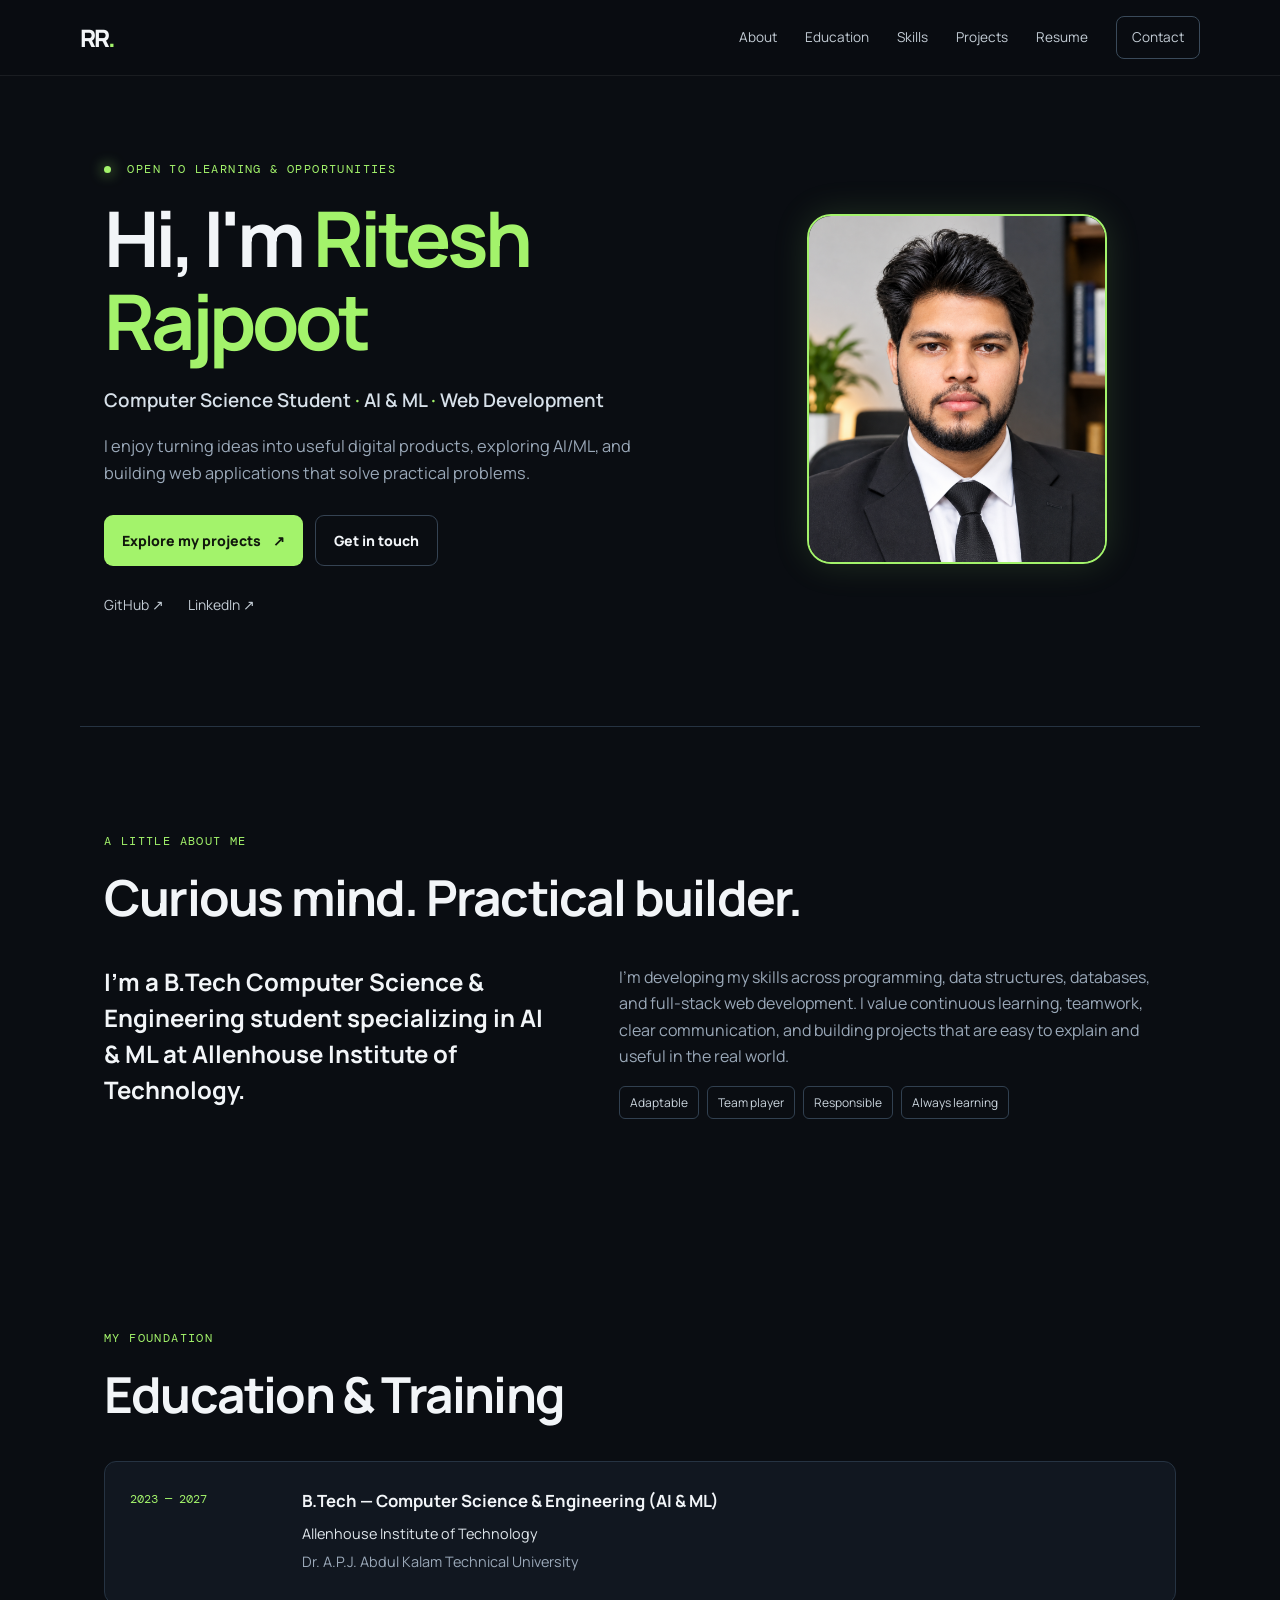
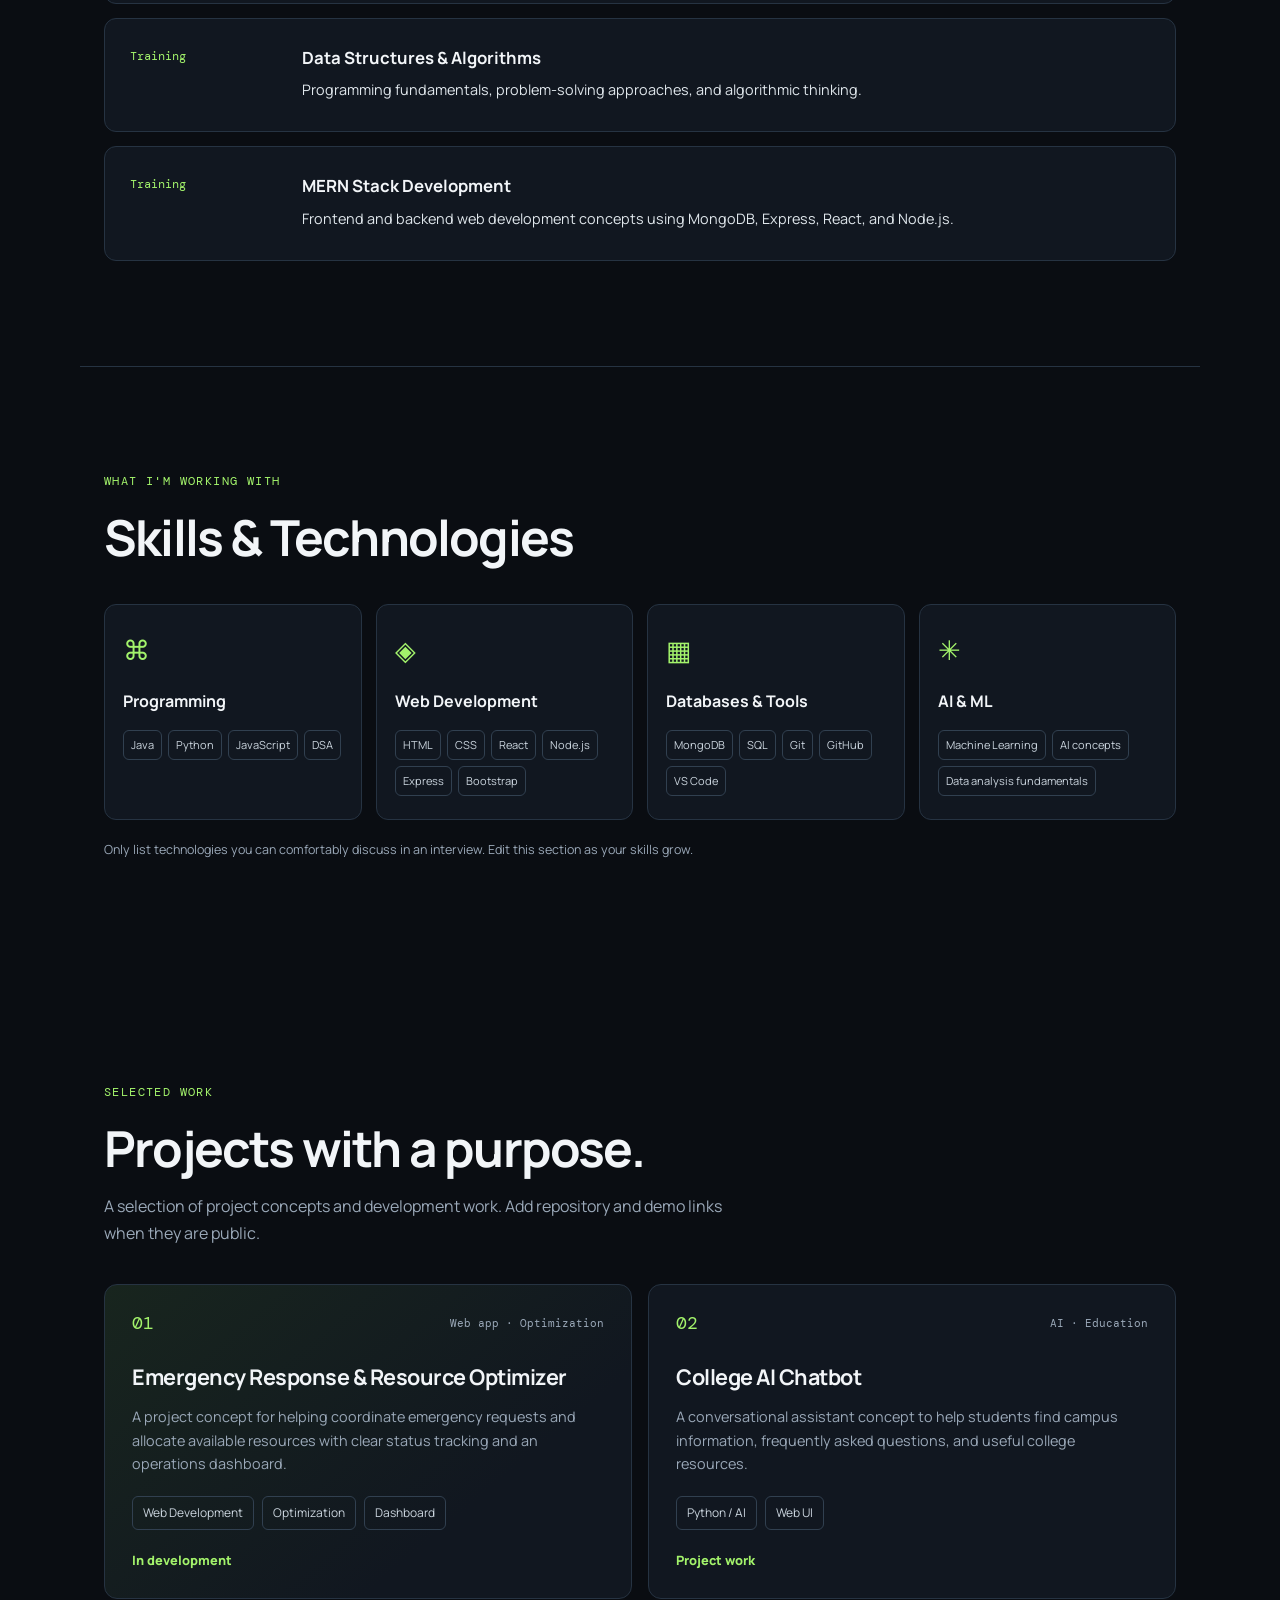
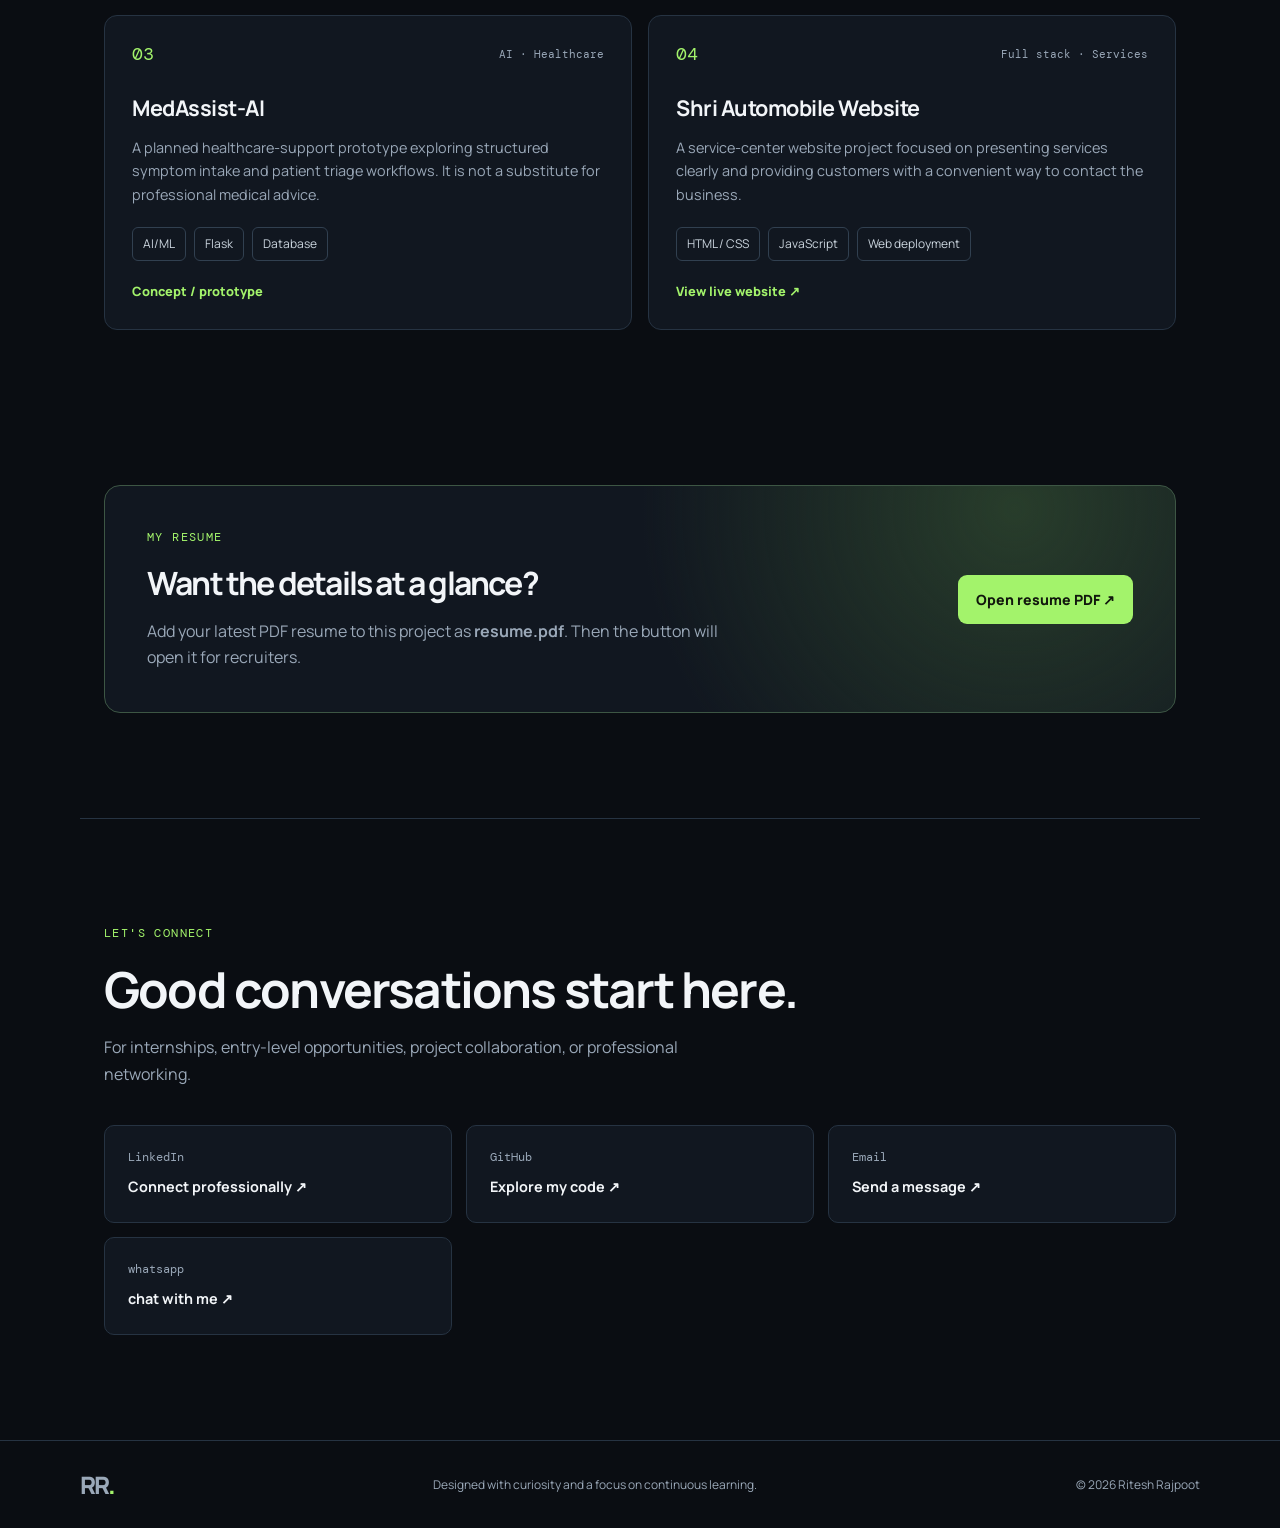
<file: index.html>
<!DOCTYPE html>
<html lang="en">
<head>
  <meta charset="UTF-8">
  <meta name="viewport" content="width=device-width, initial-scale=1.0">
  <meta name="description" content="Ritesh Rajpoot — Computer Science and Engineering student focused on AI & ML, web development, and practical software projects.">
  <meta name="author" content="Ritesh Rajpoot">
  <meta name="robots" content="index, follow">
  <meta property="og:title" content="Ritesh Rajpoot | Developer Portfolio">
  <meta property="og:description" content="Computer Science & Engineering student focused on AI & ML and full-stack development.">
  <meta property="og:type" content="website">
  <title>Ritesh Rajpoot | Developer Portfolio</title>
  <link rel="canonical" href="https://YOUR-PORTFOLIO-URL.vercel.app/">
  <link rel="stylesheet" href="style.css">
  <script type="application/ld+json">
  {
    "@context": "https://schema.org",
    "@type": "Person",
    "name": "Ritesh Rajpoot",
    "url": "https://YOUR-PORTFOLIO-URL.vercel.app/",
    "jobTitle": "Computer Science & Engineering Student",
    "sameAs": [
      "https://linkedin.com/in/ritesh-rajpoot-95ab202a9",
      "https://github.com/riteshrajpoot425"
    ],
    "alumniOf": {
      "@type": "CollegeOrUniversity",
      "name": "Allenhouse Institute of Technology"
    }
  }
  </script>
</head>
<body>
  <header class="site-header">
    <a class="brand" href="#home" aria-label="Ritesh Rajpoot home">RR<span>.</span></a>
    <button class="menu-toggle" id="menuToggle" aria-label="Toggle navigation" aria-expanded="false">☰</button>
    <nav id="nav">
      <a href="#about">About</a><a href="#education">Education</a><a href="#skills">Skills</a>
      <a href="#projects">Projects</a><a href="#resume">Resume</a><a href="#contact" class="nav-cta">Contact</a>
    </nav>
  </header>

  <main>
    <section class="hero section" id="home">
      <div class="hero-copy">
        <p class="eyebrow"><span class="status-dot"></span> OPEN TO LEARNING & OPPORTUNITIES</p>
        <h1>Hi, I'm <span>Ritesh Rajpoot</span></h1>
        <h2>Computer Science Student <em>·</em> AI & ML <em>·</em> Web Development</h2>
        <p class="intro">I enjoy turning ideas into useful digital products, exploring AI/ML, and building web applications that solve practical problems.</p>
        <div class="hero-actions">
          <a class="button primary" href="#projects">Explore my projects <span>↗</span></a>
          <a class="button secondary" href="#contact">Get in touch</a>
        </div>
        <div class="social-links">
          <a href="https://github.com/riteshrajpoot425" target="_blank" rel="noopener noreferrer">GitHub ↗</a>
          <a href="https://linkedin.com/in/ritesh-rajpoot-95ab202a9" target="_blank" rel="noopener noreferrer">LinkedIn ↗</a>
        </div>
      </div>
      <div class="hero-art">
  <img
   src="./Professional%20Office%20Portrait.png"
    alt="Ritesh Rajpoot"
    class="profile-photo"
  >
</div>
    </section>

    <section class="section about-section" id="about">
      <div class="section-heading"><p class="eyebrow">A LITTLE ABOUT ME</p><h2>Curious mind. Practical builder.</h2></div>
      <div class="about-grid">
        <p class="about-lead">I'm a B.Tech Computer Science & Engineering student specializing in AI & ML at Allenhouse Institute of Technology.</p>
        <div class="about-detail">
          <p>I'm developing my skills across programming, data structures, databases, and full-stack web development. I value continuous learning, teamwork, clear communication, and building projects that are easy to explain and useful in the real world.</p>
          <div class="traits"><span>Adaptable</span><span>Team player</span><span>Responsible</span><span>Always learning</span></div>
        </div>
      </div>
    </section>

    <section class="section" id="education">
      <div class="section-heading"><p class="eyebrow">MY FOUNDATION</p><h2>Education & Training</h2></div>
      <div class="timeline">
        <article class="timeline-card"><div class="timeline-date">2023 — 2027</div><div><h3>B.Tech — Computer Science & Engineering (AI & ML)</h3><p class="muted">Allenhouse Institute of Technology</p><p>Dr. A.P.J. Abdul Kalam Technical University</p></div></article>
        <article class="timeline-card"><div class="timeline-date">Training</div><div><h3>Data Structures & Algorithms</h3><p class="muted">Programming fundamentals, problem-solving approaches, and algorithmic thinking.</p></div></article>
        <article class="timeline-card"><div class="timeline-date">Training</div><div><h3>MERN Stack Development</h3><p class="muted">Frontend and backend web development concepts using MongoDB, Express, React, and Node.js.</p></div></article>
      </div>
    </section>

    <section class="section skills-section" id="skills">
      <div class="section-heading"><p class="eyebrow">WHAT I'M WORKING WITH</p><h2>Skills & Technologies</h2></div>
      <div class="skill-groups">
        <article class="skill-card"><div class="skill-icon">⌘</div><h3>Programming</h3><div class="pills"><span>Java</span><span>Python</span><span>JavaScript</span><span>DSA</span></div></article>
        <article class="skill-card"><div class="skill-icon">◈</div><h3>Web Development</h3><div class="pills"><span>HTML</span><span>CSS</span><span>React</span><span>Node.js</span><span>Express</span><span>Bootstrap</span></div></article>
        <article class="skill-card"><div class="skill-icon">▦</div><h3>Databases & Tools</h3><div class="pills"><span>MongoDB</span><span>SQL</span><span>Git</span><span>GitHub</span><span>VS Code</span></div></article>
        <article class="skill-card"><div class="skill-icon">✳</div><h3>AI & ML</h3><div class="pills"><span>Machine Learning</span><span>AI concepts</span><span>Data analysis fundamentals</span></div></article>
      </div>
      <p class="small-note">Only list technologies you can comfortably discuss in an interview. Edit this section as your skills grow.</p>
    </section>

    <section class="section" id="projects">
      <div class="section-heading"><p class="eyebrow">SELECTED WORK</p><h2>Projects with a purpose.</h2><p class="section-subtitle">A selection of project concepts and development work. Add repository and demo links when they are public.</p></div>
      <div class="project-grid">
        <article class="project-card project-featured"><div class="project-top"><span class="project-number">01</span><span class="project-type">Web app · Optimization</span></div><h3>Emergency Response & Resource Optimizer</h3><p>A project concept for helping coordinate emergency requests and allocate available resources with clear status tracking and an operations dashboard.</p><div class="pills"><span>Web Development</span><span>Optimization</span><span>Dashboard</span></div><span class="project-link">In development</span></article>
        <article class="project-card"><div class="project-top"><span class="project-number">02</span><span class="project-type">AI · Education</span></div><h3>College AI Chatbot</h3><p>A conversational assistant concept to help students find campus information, frequently asked questions, and useful college resources.</p><div class="pills"><span>Python / AI</span><span>Web UI</span></div><span class="project-link">Project work</span></article>
        <article class="project-card"><div class="project-top"><span class="project-number">03</span><span class="project-type">AI · Healthcare</span></div><h3>MedAssist-AI</h3><p>A planned healthcare-support prototype exploring structured symptom intake and patient triage workflows. It is not a substitute for professional medical advice.</p><div class="pills"><span>AI/ML</span><span>Flask</span><span>Database</span></div><span class="project-link">Concept / prototype</span></article>
        <article class="project-card"><div class="project-top"><span class="project-number">04</span><span class="project-type">Full stack · Services</span></div><h3>Shri Automobile Website</h3><p>A service-center website project focused on presenting services clearly and providing customers with a convenient way to contact the business.</p><div class="pills"><span>HTML / CSS</span><span>JavaScript</span><span>Web deployment</span></div><a class="project-link" href="https://shri-automobile.vercel.app/" target="_blank" rel="noopener noreferrer">View live website ↗</a></article>
      </div>
    </section>

    <section class="section resume-section" id="resume">
      <div class="resume-panel"><div><p class="eyebrow">MY RESUME</p><h2>Want the details at a glance?</h2><p>Add your latest PDF resume to this project as <strong>resume.pdf</strong>. Then the button will open it for recruiters.</p></div><a class="button primary" href="Ritesh_Rajpoot_Resume (3).docx" target="_blank" rel="noopener noreferrer">Open resume PDF ↗</a></div>
    </section>

    <section class="section contact-section" id="contact">
      <div class="section-heading"><p class="eyebrow">LET'S CONNECT</p><h2>Good conversations start here.</h2><p class="section-subtitle">For internships, entry-level opportunities, project collaboration, or professional networking.</p></div>
      <div class="contact-links">
        <a href="https://linkedin.com/in/ritesh-rajpoot-95ab202a9" target="_blank" rel="noopener noreferrer"><span>LinkedIn</span><strong>Connect professionally ↗</strong></a>
        <a href="https://github.com/riteshrajpoot425" target="_blank" rel="noopener noreferrer"><span>GitHub</span><strong>Explore my code ↗</strong></a>
        <a href="mailto:riteshrajpoot425@gmail.com"><span>Email</span><strong>Send a message ↗</strong></a>
        <a href="https://web.whatsapp.com/"><span>whatsapp</span><strong>chat with me ↗</strong></a>
      </div>
    </section>
  </main>
  <footer><a class="brand" href="#home">RR<span>.</span></a><p>Designed with curiosity and a focus on continuous learning.</p><p>© <span id="year"></span> Ritesh Rajpoot</p></footer>
  <script src="script.js"></script>
</body>
</html>
</file>
<file: style.css>
@import url('https://fonts.googleapis.com/css2?family=DM+Mono:wght@400;500&family=Manrope:wght@400;500;600;700;800&display=swap');
:root{--bg:#0a0d12;--panel:#111720;--panel2:#151e29;--text:#f2f5f8;--muted:#9aa8b8;--line:#263342;--accent:#a3f36b;--accent2:#7be0c3;--max:1120px}
*{box-sizing:border-box}html{scroll-behavior:smooth;scroll-padding-top:88px}body{margin:0;background:var(--bg);color:var(--text);font-family:Manrope,Arial,sans-serif;line-height:1.65}a{color:inherit;text-decoration:none}.site-header{height:76px;padding:0 max(24px,calc((100% - var(--max))/2));display:flex;align-items:center;justify-content:space-between;border-bottom:1px solid rgba(255,255,255,.07);position:sticky;top:0;background:rgba(10,13,18,.88);backdrop-filter:blur(16px);z-index:10}.brand{font-size:1.5rem;font-weight:800;letter-spacing:-2px}.brand span{color:var(--accent)}nav{display:flex;align-items:center;gap:28px;font-size:.85rem;color:#c3ccd5}nav a:hover,.social-links a:hover{color:var(--accent)}.nav-cta{border:1px solid #3a4a5a;padding:9px 15px;border-radius:8px}.menu-toggle{display:none;background:none;color:white;border:0;font-size:1.5rem}.section{max-width:var(--max);margin:auto;padding:105px 24px}.hero{min-height:650px;display:grid;grid-template-columns:1.15fr .85fr;align-items:center;gap:40px;padding-top:80px}.eyebrow{font-family:'DM Mono',monospace;color:var(--accent);font-size:.72rem;letter-spacing:1.4px;margin:0 0 18px}.status-dot{display:inline-block;width:7px;height:7px;background:var(--accent);border-radius:50%;margin-right:8px;box-shadow:0 0 14px #a3f36b}.hero h1{font-size:clamp(2.7rem,6vw,5.25rem);line-height:1.08;letter-spacing:-4px;margin:0 0 22px}.hero h1 span{color:var(--accent)}.hero h2{font-size:1.18rem;line-height:1.6;font-weight:600;color:#d7e0e9;margin:0 0 18px}.hero h2 em{font-style:normal;color:var(--accent)}.intro{max-width:570px;color:var(--muted);font-size:1.02rem}.hero-actions{display:flex;gap:12px;flex-wrap:wrap;margin:28px 0}.button{display:inline-flex;align-items:center;justify-content:center;gap:12px;border-radius:9px;padding:13px 18px;font-weight:800;font-size:.88rem;transition:transform .2s,background .2s}.button:hover{transform:translateY(-2px)}.primary{background:var(--accent);color:#11180d}.secondary{border:1px solid #354353}.social-links{display:flex;gap:24px;color:#c3ccd5;font-size:.87rem}.hero-art{height:400px;position:relative;display:grid;place-items:center}.orbit{position:absolute;border:1px solid #293847;border-radius:50%;transform:rotate(-25deg)}.orbit-one{width:310px;height:310px}.orbit-two{width:420px;height:210px;border-color:#344b43;transform:rotate(42deg)}.core{width:190px;height:190px;border-radius:36% 64% 57% 43% / 41% 41% 59% 59%;background:radial-gradient(circle at 30% 25%,#293b34,#141f20 65%);border:1px solid #52715b;box-shadow:0 0 90px #a3f36b18;display:flex;flex-direction:column;align-items:center;justify-content:center;gap:8px;z-index:1}.core span{font-size:3.6rem;font-weight:800;letter-spacing:-6px;color:var(--accent)}.core small{font: .55rem 'DM Mono',monospace;color:#b9cbb7;letter-spacing:1px}.floating-chip{position:absolute;background:#17212b;border:1px solid #344453;border-radius:8px;padding:9px 12px;font: .67rem 'DM Mono',monospace;color:#dce7ed;box-shadow:0 12px 35px #0005}.chip-one{top:48px;left:8%}.chip-two{right:0;top:45%}.chip-three{bottom:45px;left:13%}.section-heading{margin-bottom:38px}.section-heading h2,.resume-panel h2{font-size:clamp(2rem,4vw,3.1rem);line-height:1.15;letter-spacing:-1.8px;margin:0 0 14px}.section-subtitle{color:var(--muted);max-width:650px}.about-section{border-top:1px solid var(--line)}.about-grid{display:grid;grid-template-columns:.9fr 1.1fr;gap:60px}.about-lead{font-size:1.5rem;line-height:1.5;font-weight:700;margin:0}.about-detail p{color:var(--muted);margin-top:0}.traits,.pills{display:flex;flex-wrap:wrap;gap:8px}.traits span,.pills span{font-size:.75rem;border:1px solid #314050;color:#cbd5de;padding:6px 10px;border-radius:6px}.timeline{display:grid;gap:14px}.timeline-card{display:grid;grid-template-columns:150px 1fr;gap:22px;padding:25px;background:var(--panel);border:1px solid var(--line);border-radius:12px}.timeline-date{font: .75rem 'DM Mono',monospace;color:var(--accent);padding-top:4px}.timeline-card h3{margin:0 0 7px;font-size:1.05rem}.timeline-card p{margin:4px 0;color:var(--muted);font-size:.9rem}.timeline-card .muted{color:#e0e7ec}.skills-section{border-top:1px solid var(--line)}.skill-groups{display:grid;grid-template-columns:repeat(4,1fr);gap:14px}.skill-card{padding:23px 18px;background:var(--panel);border:1px solid var(--line);border-radius:12px}.skill-icon{font-size:1.7rem;color:var(--accent);margin-bottom:15px}.skill-card h3{font-size:1rem;margin:0 0 16px}.skill-card .pills{gap:6px}.skill-card .pills span{font-size:.69rem;padding:5px 7px}.small-note{font-size:.78rem;color:var(--muted);margin-top:20px}.project-grid{display:grid;grid-template-columns:repeat(2,1fr);gap:16px}.project-card{background:var(--panel);border:1px solid var(--line);padding:27px;border-radius:13px;display:flex;flex-direction:column;align-items:flex-start;min-height:300px;transition:border-color .2s,transform .2s}.project-card:hover{border-color:#617e61;transform:translateY(-3px)}.project-featured{background:linear-gradient(140deg,#18251e,#111720 70%)}.project-top{display:flex;justify-content:space-between;align-items:center;width:100%;gap:10px;margin-bottom:25px}.project-number{font:1.1rem 'DM Mono',monospace;color:var(--accent)}.project-type{font: .67rem 'DM Mono',monospace;color:var(--muted);text-align:right}.project-card h3{font-size:1.35rem;letter-spacing:-.5px;margin:0 0 10px}.project-card p{font-size:.9rem;color:var(--muted);margin:0 0 20px}.project-card .pills{margin-top:auto}.project-link{font-size:.8rem;font-weight:800;color:var(--accent);margin-top:20px}.resume-section{padding-top:50px}.resume-panel{padding:42px;display:flex;align-items:center;justify-content:space-between;gap:30px;border:1px solid #3d5644;border-radius:16px;background:radial-gradient(circle at 85% 10%,#283d2b 0,transparent 40%),#111720}.resume-panel h2{font-size:2rem}.resume-panel p:not(.eyebrow){max-width:610px;color:var(--muted);margin-bottom:0}.resume-panel .button{flex-shrink:0}.contact-section{border-top:1px solid var(--line)}.contact-links{display:grid;grid-template-columns:repeat(3,1fr);gap:14px}.contact-links a{padding:23px;background:var(--panel);border:1px solid var(--line);border-radius:10px;display:flex;flex-direction:column;gap:10px}.contact-links a:hover{border-color:var(--accent)}.contact-links span{font: .75rem 'DM Mono',monospace;color:var(--muted)}.contact-links strong{font-size:.9rem}footer{border-top:1px solid var(--line);padding:24px max(24px,calc((100% - var(--max))/2));display:flex;align-items:center;justify-content:space-between;gap:18px;color:var(--muted);font-size:.75rem}footer p{margin:0}
@media(max-width:850px){.hero{grid-template-columns:1fr;gap:0;padding-top:70px}.hero-art{height:330px;max-width:500px;width:100%;margin:0 auto}.orbit-one{width:250px;height:250px}.orbit-two{width:340px;height:170px}.skill-groups{grid-template-columns:repeat(2,1fr)}.about-grid{gap:28px}.resume-panel{align-items:flex-start;flex-direction:column}}
@media(max-width:620px){.site-header{height:66px}.menu-toggle{display:block}nav{display:none;position:absolute;top:65px;left:0;right:0;padding:20px 24px;background:#0d1219;border-bottom:1px solid var(--line);flex-direction:column;align-items:flex-start;gap:18px}nav.open{display:flex}.section{padding:76px 20px}.hero{padding-top:60px;min-height:auto}.hero h1{letter-spacing:-2.5px}.hero-art{transform:scale(.88);margin:-10px auto;height:290px}.about-grid{grid-template-columns:1fr;gap:20px}.timeline-card{grid-template-columns:1fr;gap:7px;padding:20px}.project-grid{grid-template-columns:1fr}.skill-groups{grid-template-columns:1fr 1fr}.skill-card{padding:18px 13px}.contact-links{grid-template-columns:1fr}.resume-panel{padding:27px 22px}.resume-panel h2{font-size:1.7rem}footer{flex-wrap:wrap}footer p{width:100%}}
@media(prefers-reduced-motion:reduce){html{scroll-behavior:auto}*,*::before,*::after{transition:none!important}}
.hero-art {
  display: flex;
  justify-content: center;
  align-items: center;
}

.profile-photo {
  width: 300px;
  height: 350px;
  object-fit: cover;
  object-position: center;
  border-radius: 24px;
  border: 2px solid #a3f36b;
  box-shadow: 0 0 35px rgba(163, 243, 107, 0.15);
}

@media (max-width: 620px) {
  .profile-photo {
    width: 240px;
    height: 290px;
  }
}
</file>
